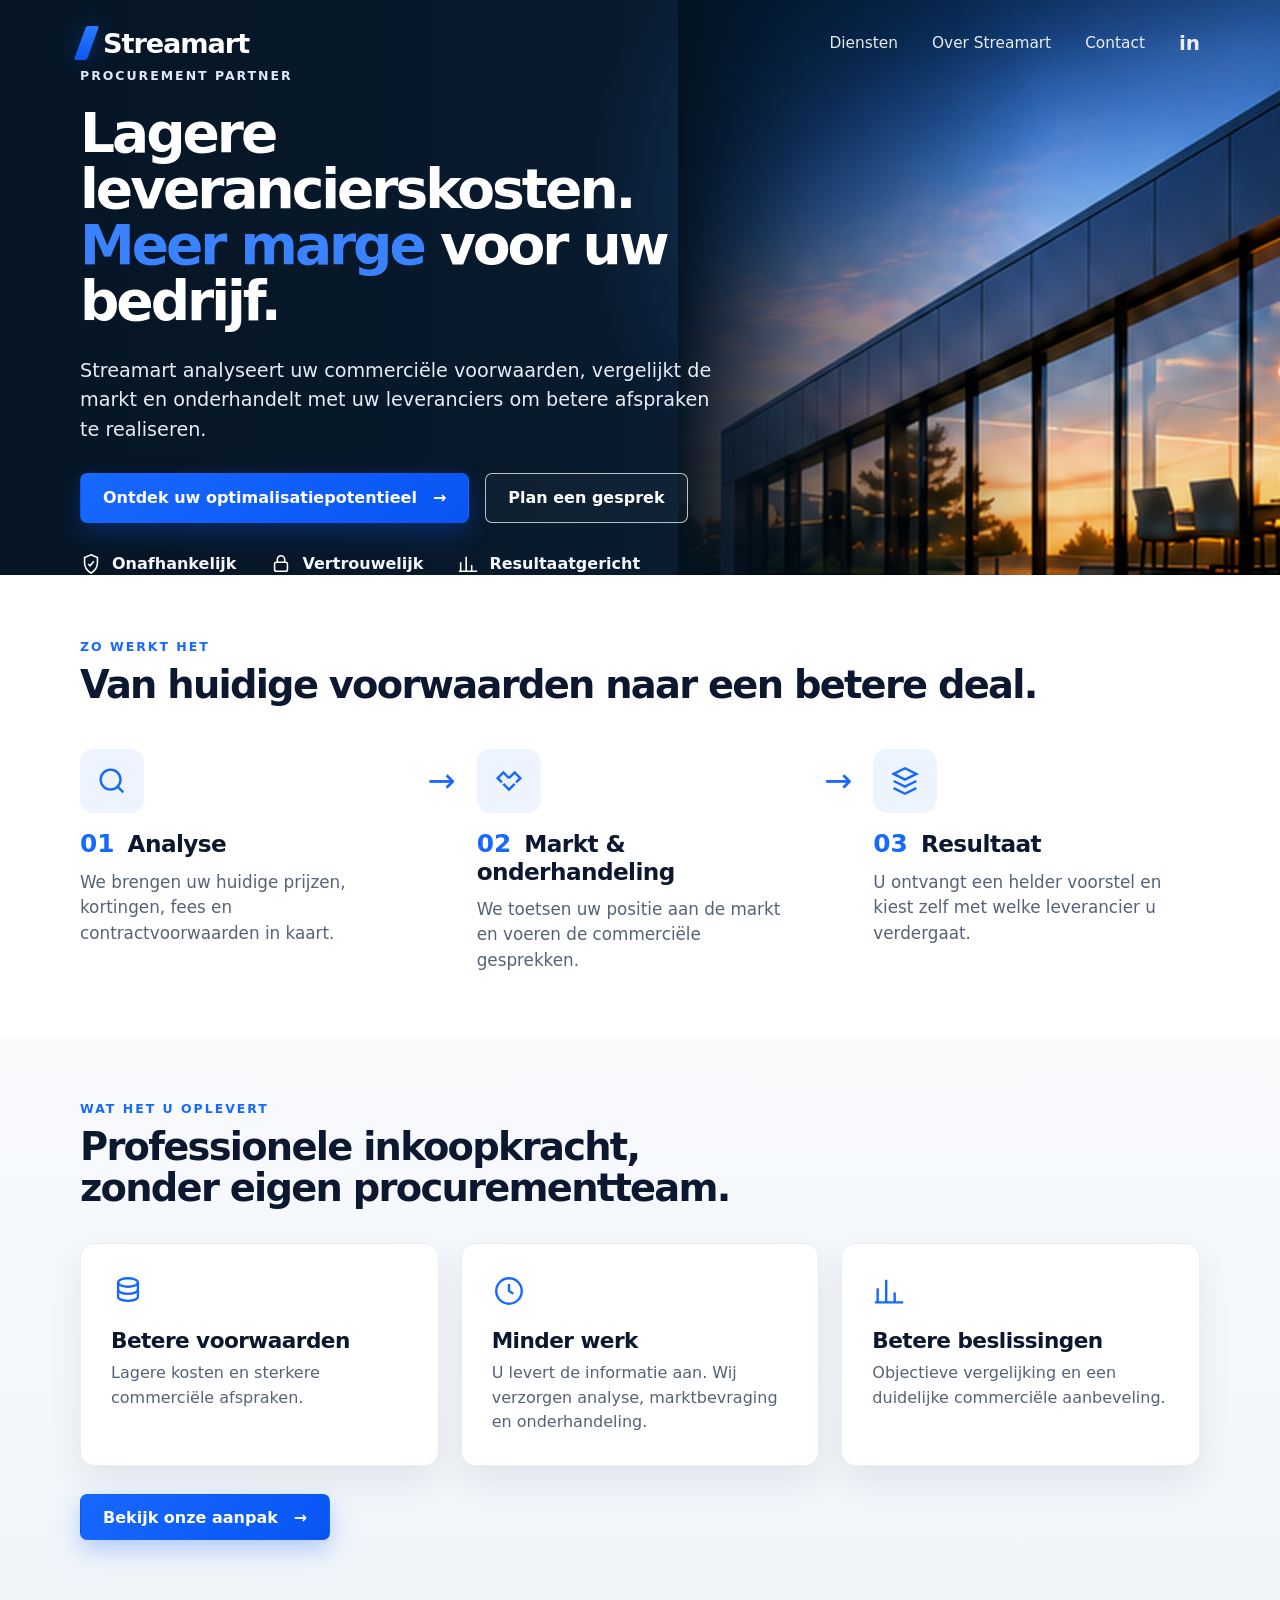
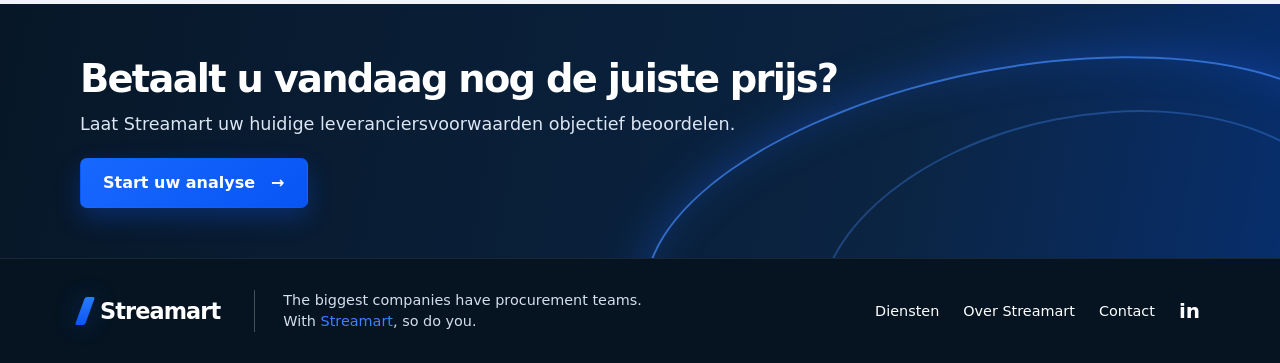
<file: index.html>
<!doctype html>
<html lang="nl">
<head>
  <meta charset="utf-8" />
  <meta name="viewport" content="width=device-width, initial-scale=1" />
  <title>Streamart — Procurement Partner</title>
  <meta name="description" content="Streamart analyseert, vergelijkt en onderhandelt leveranciersvoorwaarden om betere commerciële afspraken te realiseren." />
  <link rel="stylesheet" href="styles.css" />
</head>
<body>
  <header class="site-header">
    <div class="container nav-wrap">
      <a class="brand" href="#top" aria-label="Streamart home">
        <span class="brand-mark" aria-hidden="true"></span>
        <span class="brand-name">Streamart</span>
      </a>
      <nav class="nav" aria-label="Hoofdnavigatie">
        <a href="#diensten">Diensten</a>
        <a href="over-streamart.html">Over Streamart</a>
        <a href="#contact">Contact</a>
        <a class="linkedin" href="#" aria-label="LinkedIn">in</a>
      </nav>
    </div>
  </header>

  <main id="top">
    <section class="hero">
      <div class="hero-bg" aria-hidden="true"></div>
      <div class="container hero-inner">
        <div class="hero-copy">
          <div class="eyebrow">Procurement partner</div>
          <h1>Lagere leverancierskosten.<br><span>Meer marge</span> voor uw bedrijf.</h1>
          <p>Streamart analyseert uw commerciële voorwaarden, vergelijkt de markt en onderhandelt met uw leveranciers om betere afspraken te realiseren.</p>
          <div class="hero-actions">
            <a class="btn btn-primary" href="#contact">Ontdek uw optimalisatiepotentieel <span>→</span></a>
            <a class="btn btn-secondary" href="#contact">Plan een gesprek</a>
          </div>
          <div class="trust-row" aria-label="Kernwaarden">
            <div class="trust-item">
              <svg viewBox="0 0 24 24" aria-hidden="true"><path d="M12 2 19 5v6c0 5-3.2 8.7-7 11-3.8-2.3-7-6-7-11V5l7-3Z"/><path d="m9 12 2 2 4-5"/></svg>
              <span>Onafhankelijk</span>
            </div>
            <div class="trust-item">
              <svg viewBox="0 0 24 24" aria-hidden="true"><rect x="5" y="10" width="14" height="10" rx="2"/><path d="M8 10V7a4 4 0 0 1 8 0v3"/></svg>
              <span>Vertrouwelijk</span>
            </div>
            <div class="trust-item">
              <svg viewBox="0 0 24 24" aria-hidden="true"><path d="M4 20V10M10 20V4M16 20v-7M22 20H2"/></svg>
              <span>Resultaatgericht</span>
            </div>
          </div>
        </div>
      </div>
    </section>

    <section class="section how" id="diensten">
      <div class="container">
        <div class="section-kicker">Zo werkt het</div>
        <h2>Van huidige voorwaarden naar een betere deal.</h2>
        <div class="steps">
          <article class="step">
            <div class="step-icon">
              <svg viewBox="0 0 24 24" aria-hidden="true"><circle cx="11" cy="11" r="7"/><path d="m20 20-4-4"/></svg>
            </div>
            <div class="step-number">01</div>
            <h3>Analyse</h3>
            <p>We brengen uw huidige prijzen, kortingen, fees en contractvoorwaarden in kaart.</p>
          </article>
          <div class="step-arrow">→</div>
          <article class="step">
            <div class="step-icon">
              <svg viewBox="0 0 24 24" aria-hidden="true"><path d="M7 13 4 10l4-4 4 4"/><path d="m17 13 3-3-4-4-4 4"/><path d="m8 14 4 4 4-4"/></svg>
            </div>
            <div class="step-number">02</div>
            <h3>Markt &amp; onderhandeling</h3>
            <p>We toetsen uw positie aan de markt en voeren de commerciële gesprekken.</p>
          </article>
          <div class="step-arrow">→</div>
          <article class="step">
            <div class="step-icon">
              <svg viewBox="0 0 24 24" aria-hidden="true"><path d="M4 7 12 3l8 4-8 4-8-4Z"/><path d="m4 12 8 4 8-4M4 17l8 4 8-4"/></svg>
            </div>
            <div class="step-number">03</div>
            <h3>Resultaat</h3>
            <p>U ontvangt een helder voorstel en kiest zelf met welke leverancier u verdergaat.</p>
          </article>
        </div>
      </div>
    </section>

    <section class="section value" id="over">
      <div class="container">
        <div class="section-kicker">Wat het u oplevert</div>
        <h2>Professionele inkoopkracht,<br>zonder eigen procurementteam.</h2>
        <div class="cards">
          <article class="card">
            <div class="card-icon">
              <svg viewBox="0 0 24 24" aria-hidden="true"><ellipse cx="12" cy="6" rx="7" ry="3"/><path d="M5 6v5c0 1.7 3.1 3 7 3s7-1.3 7-3V6M5 11v5c0 1.7 3.1 3 7 3s7-1.3 7-3v-5"/></svg>
            </div>
            <h3>Betere voorwaarden</h3>
            <p>Lagere kosten en sterkere commerciële afspraken.</p>
          </article>
          <article class="card">
            <div class="card-icon">
              <svg viewBox="0 0 24 24" aria-hidden="true"><circle cx="12" cy="12" r="9"/><path d="M12 7v5l3 2"/></svg>
            </div>
            <h3>Minder werk</h3>
            <p>U levert de informatie aan. Wij verzorgen analyse, marktbevraging en onderhandeling.</p>
          </article>
          <article class="card">
            <div class="card-icon">
              <svg viewBox="0 0 24 24" aria-hidden="true"><path d="M4 20V10M10 20V4M16 20v-7M22 20H2"/></svg>
            </div>
            <h3>Betere beslissingen</h3>
            <p>Objectieve vergelijking en een duidelijke commerciële aanbeveling.</p>
          </article>
        </div>
        <a class="btn btn-primary compact" href="#contact">Bekijk onze aanpak <span>→</span></a>
      </div>
    </section>

    <section class="cta" id="contact">
      <div class="cta-wave" aria-hidden="true"></div>
      <div class="container cta-inner">
        <h2>Betaalt u vandaag nog de juiste prijs?</h2>
        <p>Laat Streamart uw huidige leveranciersvoorwaarden objectief beoordelen.</p>
        <a class="btn btn-primary" href="mailto:sales@streamart.be">Start uw analyse <span>→</span></a>
      </div>
    </section>
  </main>

  <footer class="footer">
    <div class="container footer-inner">
      <div class="footer-brand">
        <a class="brand" href="#top">
          <span class="brand-mark" aria-hidden="true"></span>
          <span class="brand-name">Streamart</span>
        </a>
        <p>The biggest companies have procurement teams.<br>With <span>Streamart</span>, so do you.</p>
      </div>
      <nav class="footer-nav" aria-label="Footernavigatie">
        <a href="#diensten">Diensten</a>
        <a href="over-streamart.html">Over Streamart</a>
        <a href="#contact">Contact</a>
        <a href="#" class="linkedin">in</a>
      </nav>
    </div>
  </footer>
</body>
</html>
</file>
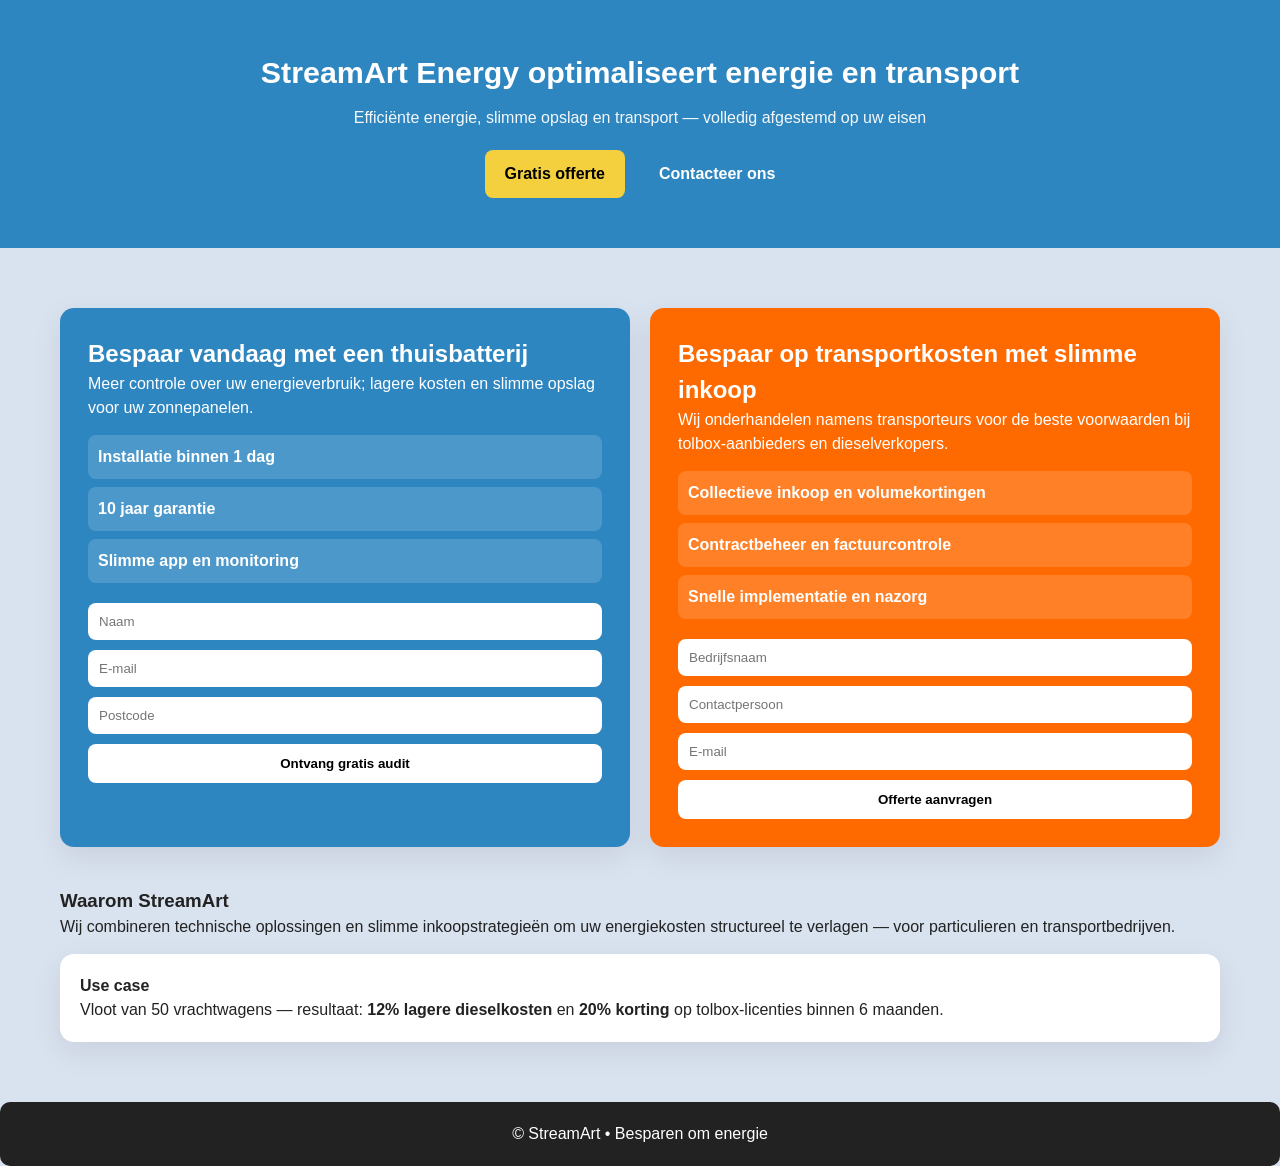
<file: index_backup.html>
<!doctype html>
<html lang="nl">
<head>
  <meta charset="utf-8" />
  <meta name="viewport" content="width=device-width,initial-scale=1" />
  <title>StreamArt — Besparen om energie</title>
  <link rel="stylesheet" href="style.css?v=999999999999">
</head>

<body>

  <section class="hero">
    <div class="container">
      <h1>StreamArt Energy optimaliseert energie en transport</h1>
      <p>Efficiënte energie, slimme opslag en transport — volledig afgestemd op uw eisen</p>

      <div class="buttons">
        <a class="btn yellow" href="offerte.html#battery">Gratis offerte</a>
        <a class="btn blue" href="offerte.html#fleet">Contacteer ons</a>
      </div>
    </div>
  </section>

  <main class="container">

    <section class="split">

      <div class="panel left">
        <h2>Bespaar vandaag met een thuisbatterij</h2>
        <p>Meer controle over uw energieverbruik; lagere kosten en slimme opslag voor uw zonnepanelen.</p>

        <ul class="features">
          <li>Installatie binnen 1 dag</li>
          <li>10 jaar garantie</li>
          <li>Slimme app en monitoring</li>
        </ul>

        <form class="mini-form" action="https://formspree.io/f/mwvaqvwo" method="POST">
          <input type="hidden" name="type" value="thuisbatterij">
          <input name="naam" type="text" placeholder="Naam" required>
          <input name="email" type="email" placeholder="E‑mail" required>
          <input name="postcode" type="text" placeholder="Postcode">
          <button type="submit">Ontvang gratis audit</button>
        </form>
      </div>

      <div class="panel right">
        <h2>Bespaar op transportkosten met slimme inkoop</h2>
        <p>Wij onderhandelen namens transporteurs voor de beste voorwaarden bij tolbox‑aanbieders en dieselverkopers.</p>

        <ul class="features">
          <li>Collectieve inkoop en volumekortingen</li>
          <li>Contractbeheer en factuurcontrole</li>
          <li>Snelle implementatie en nazorg</li>
        </ul>

        <form class="mini-form" action="https://formspree.io/f/mwvaqvwo" method="POST">
          <input type="hidden" name="type" value="transporteurs">
          <input name="bedrijfsnaam" type="text" placeholder="Bedrijfsnaam" required>
          <input name="contactpersoon" type="text" placeholder="Contactpersoon" required>
          <input name="email" type="email" placeholder="E‑mail" required>
          <button type="submit">Offerte aanvragen</button>
        </form>
      </div>

    </section>

    <section class="why">
      <h3>Waarom StreamArt</h3>
      <p>Wij combineren technische oplossingen en slimme inkoopstrategieën om uw energiekosten structureel te verlagen — voor particulieren en transportbedrijven.</p>

      <div class="case">
        <h4>Use case</h4>
        <p>Vloot van 50 vrachtwagens — resultaat: <strong>12% lagere dieselkosten</strong> en <strong>20% korting</strong> op tolbox‑licenties binnen 6 maanden.</p>
      </div>
    </section>

  </main>

  <footer class="footer">
    © StreamArt • Besparen om energie
  </footer>

</body>
</html>
</file>
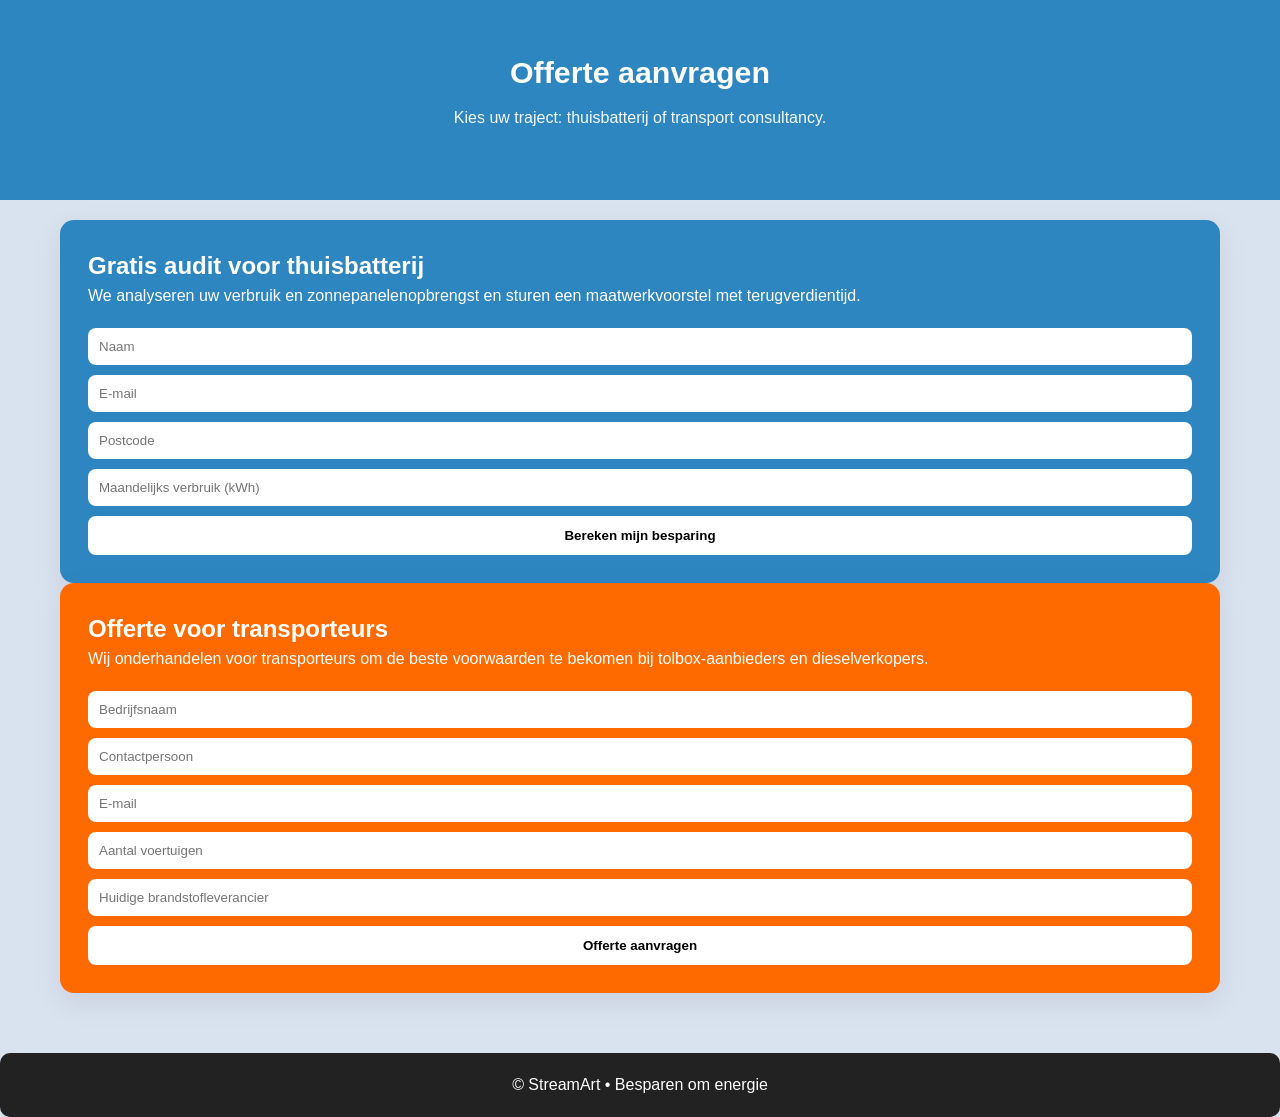
<file: offerte.html>
<!doctype html>
<html lang="nl">
<head>
  <meta charset="utf-8" />
  <meta name="viewport" content="width=device-width,initial-scale=1" />
  <title>Offerte aanvragen — StreamArt</title>
  <link rel="stylesheet" href="style.css?v=3">
</head>

<body>

  <section class="hero">
    <div class="container">
      <h1>Offerte aanvragen</h1>
      <p>Kies uw traject: thuisbatterij of transport consultancy.</p>
    </div>
  </section>

  <main class="container">

    <section id="battery" class="panel left">
      <h2>Gratis audit voor thuisbatterij</h2>
      <p>We analyseren uw verbruik en zonnepanelenopbrengst en sturen een maatwerkvoorstel met terugverdientijd.</p>

      <form class="mini-form" action="https://formspree.io/f/mwvaqvwo" method="POST">
        <input type="hidden" name="type" value="thuisbatterij">
        <input type="text" name="naam" placeholder="Naam" required>
        <input type="email" name="email" placeholder="E‑mail" required>
        <input type="text" name="postcode" placeholder="Postcode">
        <input type="text" name="verbruik" placeholder="Maandelijks verbruik (kWh)">
        <button type="submit">Bereken mijn besparing</button>
      </form>
    </section>

    <section id="fleet" class="panel right">
      <h2>Offerte voor transporteurs</h2>
      <p>Wij onderhandelen voor transporteurs om de beste voorwaarden te bekomen bij tolbox‑aanbieders en dieselverkopers.</p>

      <form class="mini-form" action="https://formspree.io/f/mwvaqvwo" method="POST">
        <input type="hidden" name="type" value="transporteurs">
        <input type="text" name="bedrijfsnaam" placeholder="Bedrijfsnaam" required>
        <input type="text" name="contactpersoon" placeholder="Contactpersoon" required>
        <input type="email" name="email" placeholder="E‑mail" required>
        <input type="number" name="aantal_voertuigen" placeholder="Aantal voertuigen">
        <input type="text" name="brandstofleverancier" placeholder="Huidige brandstofleverancier">
        <button type="submit">Offerte aanvragen</button>
      </form>
    </section>

  </main>

  <footer class="footer">
    © StreamArt • Besparen om energie
  </footer>

</body>
</html>
</file>
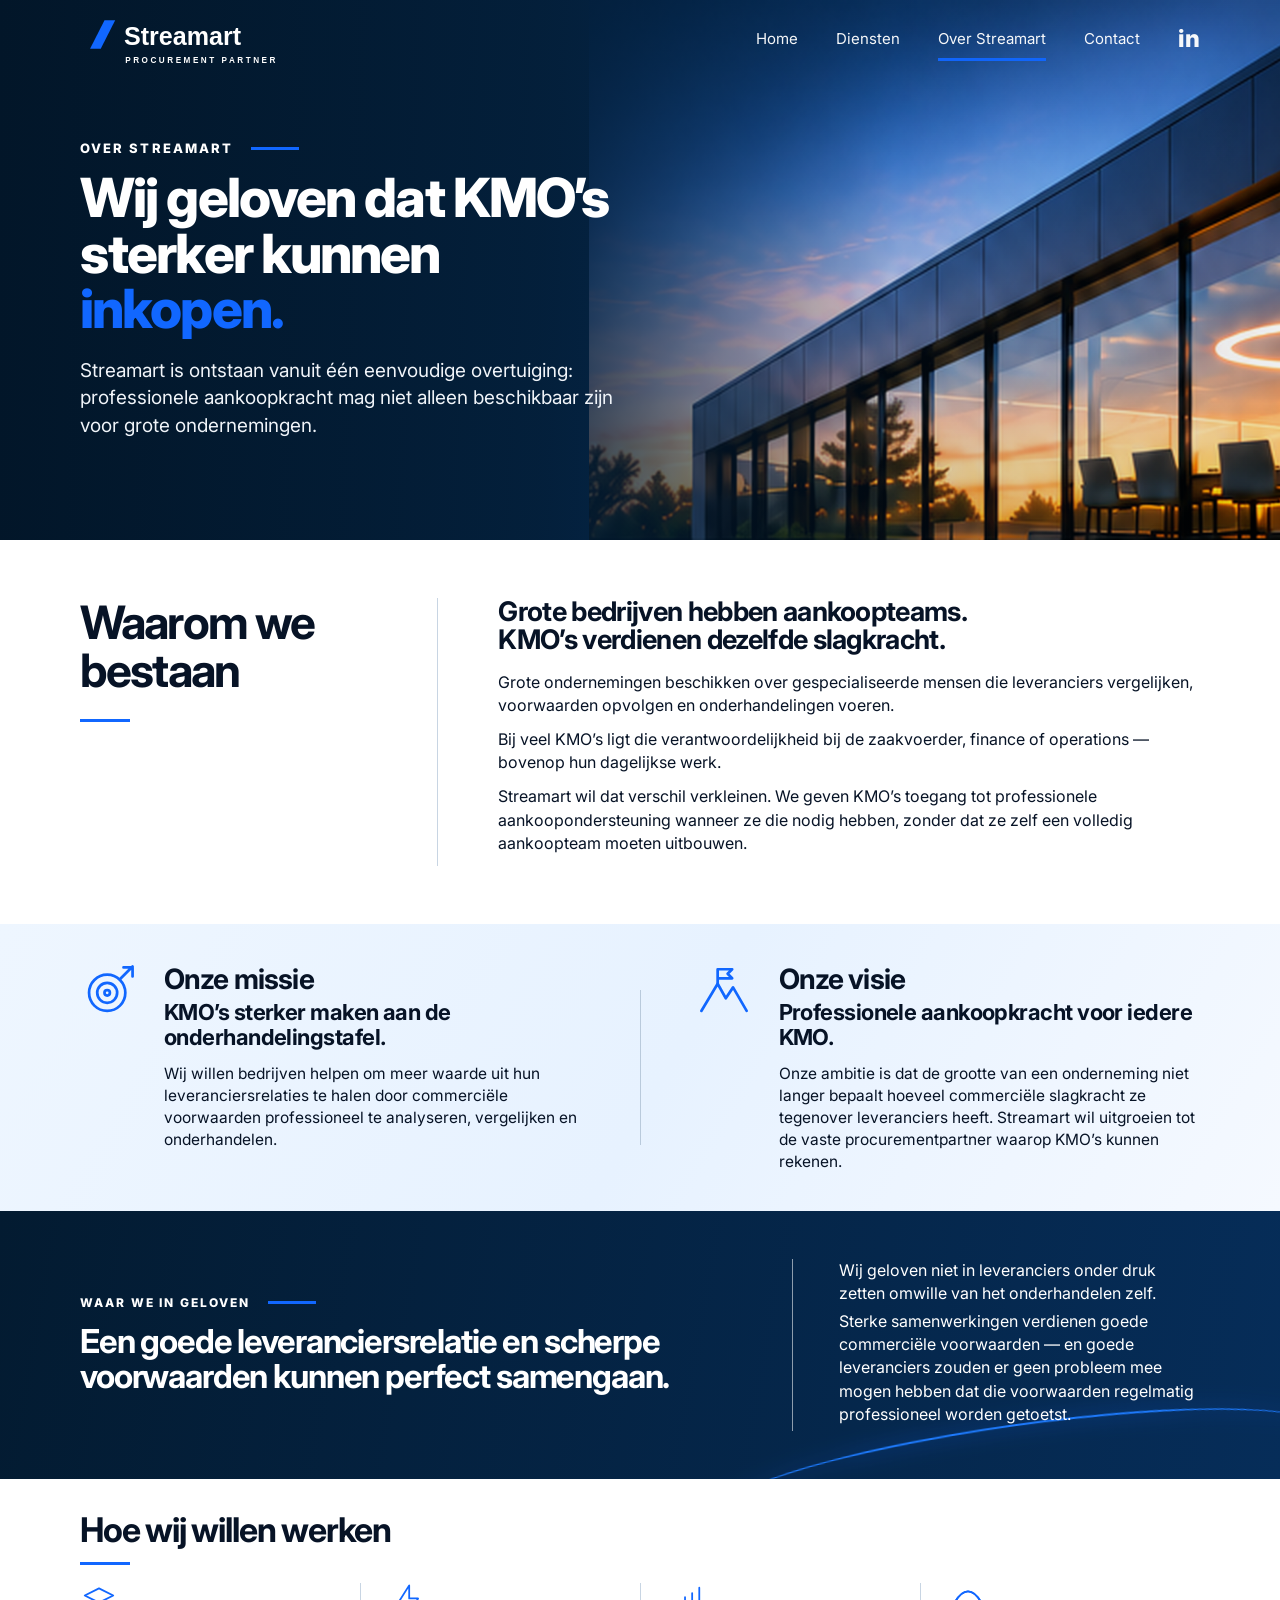
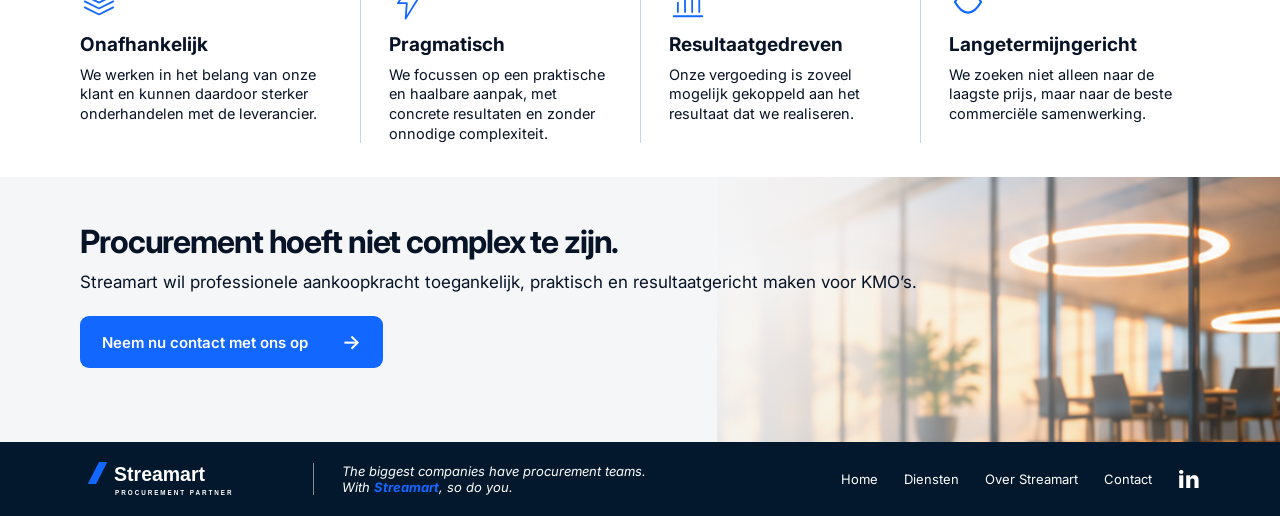
<file: over-streamart.html>
<!doctype html>
<html lang="nl">
<head>
  <meta charset="utf-8" />
  <meta name="viewport" content="width=device-width,initial-scale=1" />
  <title>Over Streamart — Procurement Partner</title>
  <meta name="description" content="Streamart maakt professionele aankoopkracht toegankelijk voor KMO's." />
  <link rel="preconnect" href="https://fonts.googleapis.com">
  <link rel="preconnect" href="https://fonts.gstatic.com" crossorigin>
  <link href="https://fonts.googleapis.com/css2?family=Inter:wght@400;500;600;700;800&display=swap" rel="stylesheet">
  <link rel="stylesheet" href="over-streamart.css" />
</head>
<body>
  <header class="hero">
    <div class="hero-photo" aria-hidden="true"></div>
    <div class="hero-overlay" aria-hidden="true"></div>
    <div class="shell hero-inner">
      <nav class="nav" aria-label="Hoofdnavigatie">
        <a class="brand" href="/" aria-label="Streamart home">
          <img src="assets/streamart-logo.svg" alt="Streamart — Procurement Partner" />
        </a>
        <div class="nav-links">
          <a href="/">Home</a><a href="#diensten">Diensten</a>
          <a class="active" href="#over">Over Streamart</a>
          <a href="#contact">Contact</a>
          <a class="linkedin" href="#" aria-label="LinkedIn">in</a>
        </div>
      </nav>

      <div class="hero-copy" id="over">
        <div class="eyebrow"><span>OVER STREAMART</span><i></i></div>
        <h1>Wij geloven dat KMO’s<br>sterker kunnen<br><em>inkopen.</em></h1>
        <p>Streamart is ontstaan vanuit één eenvoudige overtuiging: professionele aankoopkracht mag niet alleen beschikbaar zijn voor grote ondernemingen.</p>
      </div>
    </div>
  </header>

  <main>
    <section class="why section-white">
      <div class="shell split intro-split">
        <div class="section-title-block">
          <h2>Waarom we<br>bestaan</h2>
          <div class="blue-line"></div>
        </div>
        <div class="intro-copy">
          <h3>Grote bedrijven hebben aankoopteams.<br>KMO’s verdienen dezelfde slagkracht.</h3>
          <p>Grote ondernemingen beschikken over gespecialiseerde mensen die leveranciers vergelijken, voorwaarden opvolgen en onderhandelingen voeren.</p>
          <p>Bij veel KMO’s ligt die verantwoordelijkheid bij de zaakvoerder, finance of operations — bovenop hun dagelijkse werk.</p>
          <p>Streamart wil dat verschil verkleinen. We geven KMO’s toegang tot professionele aankoopondersteuning wanneer ze die nodig hebben, zonder dat ze zelf een volledig aankoopteam moeten uitbouwen.</p>
        </div>
      </div>
    </section>

    <section class="mission-vision">
      <div class="shell mv-grid">
        <article class="mv-item">
          <div class="icon target" aria-hidden="true">
            <svg viewBox="0 0 64 64"><circle cx="30" cy="34" r="20"/><circle cx="30" cy="34" r="11"/><circle cx="30" cy="34" r="3"/><path d="M44 19l14-14M48 6h10v10"/></svg>
          </div>
          <div>
            <h2>Onze missie</h2>
            <h3>KMO’s sterker maken aan de onderhandelingstafel.</h3>
            <p>Wij willen bedrijven helpen om meer waarde uit hun leveranciersrelaties te halen door commerciële voorwaarden professioneel te analyseren, vergelijken en onderhandelen.</p>
          </div>
        </article>
        <div class="mv-divider" aria-hidden="true"></div>
        <article class="mv-item">
          <div class="icon mountain" aria-hidden="true">
            <svg viewBox="0 0 64 64"><path d="M7 54l18-30 9 16 8-12 15 26"/><path d="M25 24V8h16l-5 5 5 5H25"/></svg>
          </div>
          <div>
            <h2>Onze visie</h2>
            <h3>Professionele aankoopkracht voor iedere KMO.</h3>
            <p>Onze ambitie is dat de grootte van een onderneming niet langer bepaalt hoeveel commerciële slagkracht ze tegenover leveranciers heeft. Streamart wil uitgroeien tot de vaste procurementpartner waarop KMO’s kunnen rekenen.</p>
          </div>
        </article>
      </div>
    </section>

    <section class="belief">
      <div class="glow" aria-hidden="true"></div>
      <div class="shell belief-grid">
        <div>
          <div class="eyebrow light"><span>WAAR WE IN GELOVEN</span><i></i></div>
          <h2>Een goede leveranciersrelatie en scherpe voorwaarden kunnen perfect samengaan.</h2>
        </div>
        <div class="belief-copy">
          <p>Wij geloven niet in leveranciers onder druk zetten omwille van het onderhandelen zelf.</p>
          <p>Sterke samenwerkingen verdienen goede commerciële voorwaarden — en goede leveranciers zouden er geen probleem mee mogen hebben dat die voorwaarden regelmatig professioneel worden getoetst.</p>
        </div>
      </div>
    </section>

    <section class="principles section-white" id="diensten">
      <div class="shell">
        <h2 class="section-heading">Hoe wij willen werken</h2>
        <div class="blue-line"></div>
        <div class="principles-grid">
          <article class="principle">
            <svg viewBox="0 0 64 64" aria-hidden="true"><path d="M8 21l24-12 24 12-24 12z"/><path d="M8 31l24 12 24-12M8 41l24 12 24-12"/></svg>
            <h3>Onafhankelijk</h3>
            <p>We werken in het belang van onze klant en kunnen daardoor sterker onderhandelen met de leverancier.</p>
          </article>
          <article class="principle">
            <svg viewBox="0 0 64 64" aria-hidden="true"><path d="M34 4L15 34h15l-2 26 21-34H34z"/></svg>
            <h3>Pragmatisch</h3>
            <p>We focussen op een praktische en haalbare aanpak, met concrete resultaten en zonder onnodige complexiteit.</p>
          </article>
          <article class="principle">
            <svg viewBox="0 0 64 64" aria-hidden="true"><path d="M8 56h48M15 49V33M27 49V24M39 49V17M51 49V8"/></svg>
            <h3>Resultaatgedreven</h3>
            <p>Onze vergoeding is zoveel mogelijk gekoppeld aan het resultaat dat we realiseren.</p>
          </article>
          <article class="principle">
            <svg viewBox="0 0 64 64" aria-hidden="true"><path d="M10 32c7-12 15-18 22-18s15 6 22 18c-7 12-15 18-22 18S17 44 10 32z"/><path d="M10 32c7 12 15 18 22 18s15-6 22-18c-7-12-15-18-22-18S17 20 10 32z"/></svg>
            <h3>Langetermijngericht</h3>
            <p>We zoeken niet alleen naar de laagste prijs, maar naar de beste commerciële samenwerking.</p>
          </article>
        </div>
      </div>
    </section>

    <section class="cta" id="contact">
      <div class="cta-photo" aria-hidden="true"></div>
      <div class="cta-overlay" aria-hidden="true"></div>
      <div class="shell cta-content">
        <h2>Procurement hoeft niet complex te zijn.</h2>
        <p>Streamart wil professionele aankoopkracht toegankelijk, praktisch en resultaatgericht maken voor KMO’s.</p>
        <a class="button" href="mailto:sales@streamart.be">Neem nu contact met ons op <span>→</span></a>
      </div>
    </section>
  </main>

  <footer class="footer">
    <div class="shell footer-inner">
      <a class="brand footer-brand" href="/"><img src="assets/streamart-logo.svg" alt="Streamart" /></a>
      <div class="footer-tagline">The biggest companies have procurement teams.<br>With <strong>Streamart</strong>, so do you.</div>
      <div class="footer-links"><a href="/">Home</a><a href="#diensten">Diensten</a><a href="#over">Over Streamart</a><a href="#contact">Contact</a><a class="linkedin" href="#">in</a></div>
    </div>
  </footer>
</body>
</html>
</file>
<file: styles.css>
:root {
  --navy: #071728;
  --navy-2: #0b2038;
  --navy-3: #102c4a;
  --blue: #1768ff;
  --blue-2: #3b82ff;
  --ice: #f4f7fb;
  --white: #ffffff;
  --ink: #0c1830;
  --muted: #566276;
  --line: #dfe6ef;
  --card: #ffffff;
  --shadow: 0 14px 35px rgba(9, 24, 47, 0.08);
  --radius: 14px;
  --container: 1120px;
}

* { box-sizing: border-box; }
html { scroll-behavior: smooth; }
body {
  margin: 0;
  font-family: Inter, ui-sans-serif, system-ui, -apple-system, BlinkMacSystemFont, "Segoe UI", sans-serif;
  color: var(--ink);
  background: #fff;
  -webkit-font-smoothing: antialiased;
}
a { color: inherit; text-decoration: none; }
img { max-width: 100%; display: block; }
.container { width: min(calc(100% - 40px), var(--container)); margin: 0 auto; }

.site-header {
  position: absolute;
  z-index: 20;
  inset: 0 0 auto;
  color: white;
}
.nav-wrap {
  height: 86px;
  display: flex;
  align-items: center;
  justify-content: space-between;
}
.brand { display: inline-flex; align-items: center; gap: 10px; font-weight: 800; }
.brand-mark {
  width: 13px;
  height: 34px;
  background: linear-gradient(180deg, #277cff, #0d56f4);
  transform: skew(-20deg);
  border-radius: 2px;
  box-shadow: 0 0 24px rgba(23, 104, 255, .32);
}
.brand-name { font-size: 1.7rem; letter-spacing: -0.04em; }
.nav, .footer-nav { display: flex; gap: 34px; align-items: center; font-size: .96rem; }
.nav a { opacity: .9; }
.nav a:hover, .footer-nav a:hover { opacity: 1; color: #72a3ff; }
.linkedin { font-weight: 800; font-size: 1.25rem; }

.hero {
  position: relative;
  min-height: 470px;
  color: white;
  overflow: hidden;
  background:
    radial-gradient(circle at 72% 35%, rgba(47, 105, 184, .45), transparent 34%),
    linear-gradient(90deg, #061524 0%, #081a2d 46%, #0f2948 100%);
}
.hero-bg {
  position: absolute;
  right: 0;
  top: 0;
  width: 47%;
  height: 100%;
  background-image:
    linear-gradient(90deg, rgba(6, 21, 36, .98) 0%, rgba(6, 21, 36, .55) 22%, rgba(6, 21, 36, .05) 60%),
    url('assets/hero-office.png');
  background-size: cover;
  background-position: center;
  filter: saturate(.95) contrast(1.03);
}
.hero-inner { position: relative; z-index: 3; min-height: 470px; display: flex; align-items: center; padding-top: 68px; }
.hero-copy { width: 58%; max-width: 690px; }
.eyebrow,
.section-kicker {
  text-transform: uppercase;
  letter-spacing: .16em;
  font-weight: 800;
  font-size: .78rem;
}
.eyebrow { color: #dfe8f8; margin-bottom: 22px; }
.hero h1 {
  margin: 0;
  font-size: clamp(2.7rem, 4.3vw, 4.7rem);
  line-height: 1.02;
  letter-spacing: -0.055em;
  max-width: 820px;
}
.hero h1 span { color: var(--blue-2); }
.hero p {
  font-size: 1.2rem;
  line-height: 1.55;
  color: #e7edf6;
  max-width: 650px;
  margin: 26px 0 28px;
}
.hero-actions { display: flex; gap: 16px; flex-wrap: wrap; }
.btn {
  display: inline-flex;
  align-items: center;
  justify-content: center;
  gap: 16px;
  min-height: 50px;
  padding: 0 22px;
  border-radius: 7px;
  font-weight: 750;
  transition: .2s ease;
  border: 1px solid transparent;
}
.btn-primary {
  color: white;
  background: linear-gradient(135deg, #1768ff, #0855f4);
  box-shadow: 0 10px 24px rgba(16, 91, 255, .28);
}
.btn-primary:hover { transform: translateY(-1px); box-shadow: 0 14px 28px rgba(16, 91, 255, .36); }
.btn-secondary { border-color: rgba(255,255,255,.72); color: white; background: rgba(255,255,255,.03); }
.btn-secondary:hover { background: rgba(255,255,255,.09); }
.btn.compact { margin-top: 28px; min-height: 46px; }
.trust-row { display: flex; gap: 34px; align-items: center; margin-top: 30px; flex-wrap: wrap; }
.trust-item { display: flex; align-items: center; gap: 10px; color: #f3f6fb; font-weight: 650; }
.trust-item svg { width: 22px; height: 22px; fill: none; stroke: white; stroke-width: 1.7; }

.section { padding: 64px 0; }
.section-kicker { color: var(--blue); margin-bottom: 10px; }
.section h2, .cta h2 {
  margin: 0;
  font-size: clamp(2rem, 3vw, 3.2rem);
  line-height: 1.08;
  letter-spacing: -0.045em;
}
.how { background: #fff; }
.steps { margin-top: 44px; display: grid; grid-template-columns: 1fr 70px 1fr 70px 1fr; align-items: start; }
.step-icon {
  width: 64px;
  height: 64px;
  border-radius: 14px;
  display: grid;
  place-items: center;
  background: #edf4ff;
  margin-bottom: 16px;
}
.step-icon svg, .card-icon svg { width: 34px; height: 34px; fill: none; stroke: var(--blue); stroke-width: 1.7; }
.step-number { color: var(--blue); font-size: 1.55rem; font-weight: 850; display: inline; }
.step h3 { display: inline; margin-left: 8px; font-size: 1.45rem; letter-spacing: -.025em; }
.step p { margin: 12px 0 0; color: var(--muted); font-size: 1.05rem; line-height: 1.5; }
.step-arrow { color: var(--blue); font-size: 2.1rem; padding-top: 12px; text-align: center; }

.value { background: linear-gradient(180deg, #f8fafc, #f1f5fa); }
.cards { display: grid; grid-template-columns: repeat(3, 1fr); gap: 22px; margin-top: 34px; }
.card {
  background: var(--card);
  border: 1px solid #e8edf4;
  border-radius: var(--radius);
  box-shadow: var(--shadow);
  padding: 30px;
  min-height: 190px;
}
.card-icon { margin-bottom: 16px; }
.card h3 { margin: 0 0 8px; font-size: 1.35rem; letter-spacing: -.025em; }
.card p { margin: 0; color: var(--muted); line-height: 1.55; }

.cta {
  position: relative;
  overflow: hidden;
  color: white;
  background: linear-gradient(100deg, #071728, #0b2442 70%, #082e6b);
  padding: 54px 0 50px;
}
.cta-wave {
  position: absolute;
  right: -8%;
  bottom: -55%;
  width: 58%;
  height: 130%;
  border: 2px solid rgba(66, 137, 255, .72);
  border-radius: 50%;
  transform: rotate(-11deg);
  box-shadow: 0 0 50px rgba(31, 104, 255, .34), inset 0 0 40px rgba(31, 104, 255, .18);
}
.cta-wave::after {
  content: "";
  position: absolute;
  inset: 18% 4% -20% 22%;
  border: 2px solid rgba(70, 144, 255, .32);
  border-radius: 50%;
}
.cta-inner { position: relative; z-index: 2; }
.cta p { margin: 14px 0 24px; color: #dbe5f3; font-size: 1.1rem; }

.footer { background: #061421; color: white; border-top: 1px solid rgba(255,255,255,.08); }
.footer-inner { min-height: 104px; display: flex; justify-content: space-between; align-items: center; gap: 30px; }
.footer-brand { display: flex; align-items: center; gap: 34px; }
.footer .brand-name { font-size: 1.4rem; }
.footer .brand-mark { width: 10px; height: 28px; }
.footer p { margin: 0; color: #d5deea; line-height: 1.45; font-size: .9rem; border-left: 1px solid rgba(255,255,255,.25); padding-left: 28px; }
.footer p span { color: var(--blue-2); }
.footer-nav { font-size: .9rem; gap: 24px; }

@media (max-width: 900px) {
  .nav { gap: 18px; }
  .hero-bg { width: 60%; opacity: .55; }
  .hero-copy { width: 78%; }
  .steps { grid-template-columns: 1fr; gap: 30px; }
  .step-arrow { display: none; }
  .cards { grid-template-columns: 1fr; }
  .footer-inner, .footer-brand { align-items: flex-start; flex-direction: column; }
  .footer-inner { padding: 28px 0; }
  .footer p { border-left: 0; padding-left: 0; }
}

@media (max-width: 680px) {
  .container { width: min(calc(100% - 28px), var(--container)); }
  .site-header { position: absolute; }
  .nav a:not(.linkedin) { display: none; }
  .hero-inner { min-height: 620px; align-items: flex-end; padding: 120px 0 48px; }
  .hero-copy { width: 100%; }
  .hero-bg { width: 100%; height: 47%; opacity: .42; }
  .hero h1 { font-size: 2.55rem; }
  .hero p { font-size: 1.05rem; }
  .trust-row { gap: 16px; font-size: .9rem; }
  .section { padding: 48px 0; }
  .cards { gap: 14px; }
  .footer-nav { flex-wrap: wrap; }
}
</file>
<file: style.css>
/* ============================================================
   StreamArt – Nieuwe CSS 2026
   Schone basis, correcte kleuren, geen overlap
   ============================================================ */

/* Kleuren */
:root{
  --blue: #2E86C1;
  --orange: #FF6A00;
  --yellow: #F4D03F;
  --white: #FFFFFF;
  --lightgrey: #D9E2EF;
  --dark: #222;
  --radius: 14px;
  --shadow: 0 10px 30px rgba(0,0,0,0.08);
  --max: 1200px;
  --font: Inter, Arial, sans-serif;
}

/* Reset */
*{margin:0;padding:0;box-sizing:border-box}
body{
  font-family:var(--font);
  background:var(--lightgrey);
  color:var(--dark);
  line-height:1.5;
}
.container{
  max-width:var(--max);
  margin:auto;
  padding:20px;
}

/* ------------------------------------------------------------
   HERO
   ------------------------------------------------------------ */
.hero{
  background: var(--blue);
  color: var(--white);
  padding:30px 20px;
  text-align:center;
}
.hero h1{
  font-size:1.9rem;
  margin-bottom:10px;
}
.hero p{
  opacity:0.95;
  margin-bottom:20px;
}
.buttons{
  display:flex;
  justify-content:center;
  gap:14px;
}
.btn{
  padding:12px 20px;
  border-radius:8px;
  font-weight:700;
  text-decoration:none;
  display:inline-block;
}
.btn.yellow{background:var(--yellow);color:#000}
.btn.blue{background:var(--blue);color:#fff}

/* ------------------------------------------------------------
   SPLIT SECTIE
   ------------------------------------------------------------ */
.split{
  display:flex;
  gap:20px;
  margin-top:40px;
}
.panel{
  flex:1;
  border-radius:var(--radius);
  padding:28px;
  box-shadow:var(--shadow);
  min-height:360px;
}

/* Linker paneel */
.panel.left{
  background:var(--blue);
  color:#fff;
}
.panel.left h2{color:#fff}

/* Rechter paneel */
.panel.right{
  background:var(--orange);
  color:#fff;
}
.panel.right h2{color:#fff}

/* Bullets */
.features{
  list-style:none;
  margin:15px 0;
}
.features li{
  background:rgba(255,255,255,0.15);
  padding:10px;
  border-radius:8px;
  margin-bottom:8px;
  font-weight:600;
}

/* Formulieren */
.mini-form{
  margin-top:20px;
  display:flex;
  flex-direction:column;
  gap:10px;
}
.mini-form input{
  padding:10px;
  border-radius:8px;
  border:1px solid rgba(255,255,255,0.4);
  background:#fff;
  color:#000;
}
.mini-form button{
  background:#fff;
  color:#000;
  padding:12px;
  border-radius:8px;
  font-weight:700;
  border:none;
  cursor:pointer;
}

/* ------------------------------------------------------------
   WHY / CASE
   ------------------------------------------------------------ */
.why{
  margin-top:40px;
}
.case{
  background:#fff;
  padding:20px;
  border-radius:var(--radius);
  box-shadow:var(--shadow);
  margin-top:15px;
}

/* ------------------------------------------------------------
   FOOTER
   ------------------------------------------------------------ */
.footer{
  background:#222;
  color:#fff;
  padding:20px;
  margin-top:40px;
  border-radius:10px;
  text-align:center;
}
.footer a{
  color:var(--yellow);
  text-decoration:none;
  margin-left:10px;
}

/* ------------------------------------------------------------
   RESPONSIVE
   ------------------------------------------------------------ */
@media(max-width:900px){
  .split{
    flex-direction:column;
  }
}
</file>
<file: over-streamart.css>
:root{--navy:#031b31;--navy2:#062b50;--blue:#1167ff;--ink:#071326;--muted:#435066;--pale:#eef6ff;--line:#c8d5e3;--white:#fff}
*{box-sizing:border-box}html{scroll-behavior:smooth}body{margin:0;font-family:Inter,Arial,sans-serif;color:var(--ink);background:#fff}a{text-decoration:none;color:inherit}.shell{width:min(1120px,calc(100% - 64px));margin:0 auto}.hero{position:relative;min-height:540px;overflow:hidden;background:linear-gradient(105deg,#03182c 0%,#0a3d78 100%);color:#fff}.hero-photo{position:absolute;inset:0 0 0 46%;background:url('assets/hero-office.png') center/cover no-repeat}.hero-overlay{position:absolute;inset:0;background:linear-gradient(90deg,rgba(2,22,41,.98) 0%,rgba(3,30,56,.88) 42%,rgba(6,53,102,.15) 70%,rgba(0,0,0,.06) 100%)}.hero-inner{position:relative;z-index:2}.nav{height:90px;display:flex;align-items:flex-start;justify-content:space-between;padding-top:14px}.brand img{width:245px;height:auto;display:block}.nav-links{display:flex;align-items:center;gap:38px;padding-top:10px;font-size:15px}.nav-links a{opacity:.96}.nav-links .active{position:relative}.nav-links .active:after{content:"";position:absolute;left:0;right:0;bottom:-13px;height:3px;background:var(--blue)}.linkedin{font-size:24px;font-weight:800}.hero-copy{padding-top:50px;width:53%;max-width:600px}.eyebrow{display:flex;align-items:center;gap:18px;font-size:13px;letter-spacing:.16em;font-weight:800}.eyebrow i{display:block;width:48px;height:3px;background:var(--blue)}.hero h1{font-size:54px;line-height:1.03;letter-spacing:-.035em;margin:14px 0 20px;font-weight:800}.hero h1 em{font-style:normal;color:var(--blue)}.hero-copy p{max-width:560px;font-size:19px;line-height:1.45;margin:0;color:#f0f4f9}.section-white{background:#fff}.split{display:grid;grid-template-columns:32% 1fr;gap:60px}.why{padding:58px 0}.section-title-block{border-right:1px solid var(--line);padding-right:48px}.section-title-block h2{font-size:46px;line-height:1.05;margin:0 0 24px;letter-spacing:-.04em}.blue-line{width:50px;height:3px;background:var(--blue);margin-top:12px}.intro-copy h3{font-size:27px;line-height:1.05;margin:0 0 16px;letter-spacing:-.025em}.intro-copy p{font-size:16px;line-height:1.45;margin:0 0 11px}.mission-vision{background:linear-gradient(120deg,#eef6ff,#e7f2ff 52%,#f5f9ff);padding:38px 0}.mv-grid{display:grid;grid-template-columns:1fr 1px 1fr;gap:54px;align-items:start}.mv-divider{background:#b9cadc;height:155px;align-self:center}.mv-item{display:grid;grid-template-columns:62px 1fr;gap:22px}.icon{width:58px;height:58px}.icon svg,.principle svg{width:100%;height:100%;fill:none;stroke:var(--blue);stroke-width:3;stroke-linecap:round;stroke-linejoin:round}.mv-item h2{font-size:28px;margin:0 0 4px;letter-spacing:-.03em}.mv-item h3{font-size:22px;line-height:1.15;margin:0 0 12px;letter-spacing:-.025em}.mv-item p{font-size:15.5px;line-height:1.42;margin:0}.belief{position:relative;background:linear-gradient(100deg,#031b31,#062d59);color:#fff;padding:48px 0;overflow:hidden}.belief .glow{position:absolute;width:620px;height:100px;right:-50px;bottom:-45px;border-top:2px solid #1f7cff;border-radius:50%;filter:drop-shadow(0 0 10px #1167ff);transform:rotate(-8deg)}.belief-grid{position:relative;z-index:2;display:grid;grid-template-columns:58% 1fr;gap:62px;align-items:center}.belief .eyebrow{font-size:12px}.belief h2{font-size:33px;line-height:1.06;letter-spacing:-.035em;margin:14px 0 0}.belief-copy{border-left:1px solid rgba(255,255,255,.55);padding-left:46px;font-size:16px;line-height:1.45}.belief-copy p{margin:0 0 5px}.principles{padding:30px 0 34px}.section-heading{font-size:34px;margin:0;letter-spacing:-.035em}.principles-grid{display:grid;grid-template-columns:repeat(4,1fr);gap:0;margin-top:18px}.principle{padding:0 28px;border-left:1px solid var(--line)}.principle:first-child{border-left:0;padding-left:0}.principle:last-child{padding-right:0}.principle svg{width:38px;height:38px;margin-bottom:8px}.principle h3{font-size:19px;margin:0 0 9px}.principle p{font-size:14.5px;line-height:1.35;margin:0}.cta{position:relative;min-height:265px;overflow:hidden;background:#f4f6f8}.cta-photo{position:absolute;inset:0 0 0 56%;background:url('assets/cta-office.png') center/cover no-repeat}.cta-overlay{position:absolute;inset:0;background:linear-gradient(90deg,#f4f6f8 0%,#f4f6f8 46%,rgba(244,246,248,.78) 59%,rgba(244,246,248,.08) 100%)}.cta-content{position:relative;z-index:2;padding-top:45px}.cta h2{font-size:32px;margin:0 0 11px;letter-spacing:-.035em}.cta p{font-size:17px;margin:0 0 24px}.button{display:inline-flex;gap:34px;align-items:center;background:var(--blue);color:#fff;padding:14px 22px;border-radius:9px;font-weight:600;font-size:15px}.button span{font-size:20px}.footer{background:#03182c;color:#fff;padding:15px 0}.footer-inner{display:grid;grid-template-columns:205px 1fr auto;gap:28px;align-items:center}.footer-brand img{width:190px}.footer-tagline{font-size:13px;font-style:italic;line-height:1.25;border-left:1px solid rgba(255,255,255,.5);padding-left:28px}.footer-tagline strong{color:var(--blue)}.footer-links{display:flex;align-items:center;gap:26px;font-size:13px}
@media(max-width:850px){.shell{width:min(100% - 36px,1120px)}.hero{min-height:610px}.hero-photo{inset:0;opacity:.45}.hero-overlay{background:linear-gradient(90deg,rgba(2,22,41,.98),rgba(2,22,41,.72))}.nav{height:82px}.brand img{width:205px}.nav-links a:not(.linkedin){display:none}.hero-copy{width:100%;padding-top:70px}.hero h1{font-size:44px}.split{grid-template-columns:1fr}.section-title-block{border-right:0;border-bottom:1px solid var(--line);padding:0 0 24px}.mv-grid{grid-template-columns:1fr}.mv-divider{width:100%;height:1px}.belief-grid{grid-template-columns:1fr;gap:26px}.belief-copy{padding-left:0;border-left:0}.principles-grid{grid-template-columns:1fr 1fr;row-gap:30px}.principle:nth-child(odd){border-left:0;padding-left:0}.cta-photo{inset:0;opacity:.22}.cta-overlay{background:rgba(244,246,248,.88)}.footer-inner{grid-template-columns:1fr;text-align:left}.footer-tagline{border-left:0;padding-left:0}.footer-links{flex-wrap:wrap}}@media(max-width:560px){.hero h1{font-size:38px}.hero-copy p{font-size:17px}.section-title-block h2{font-size:38px}.intro-copy h3{font-size:24px}.mv-item{grid-template-columns:46px 1fr;gap:14px}.icon{width:44px;height:44px}.principles-grid{grid-template-columns:1fr}.principle{border-left:0!important;padding:0!important;border-top:1px solid var(--line);padding-top:22px!important}.principle:first-child{border-top:0}.belief h2{font-size:29px}.cta h2{font-size:28px}}
</file>
